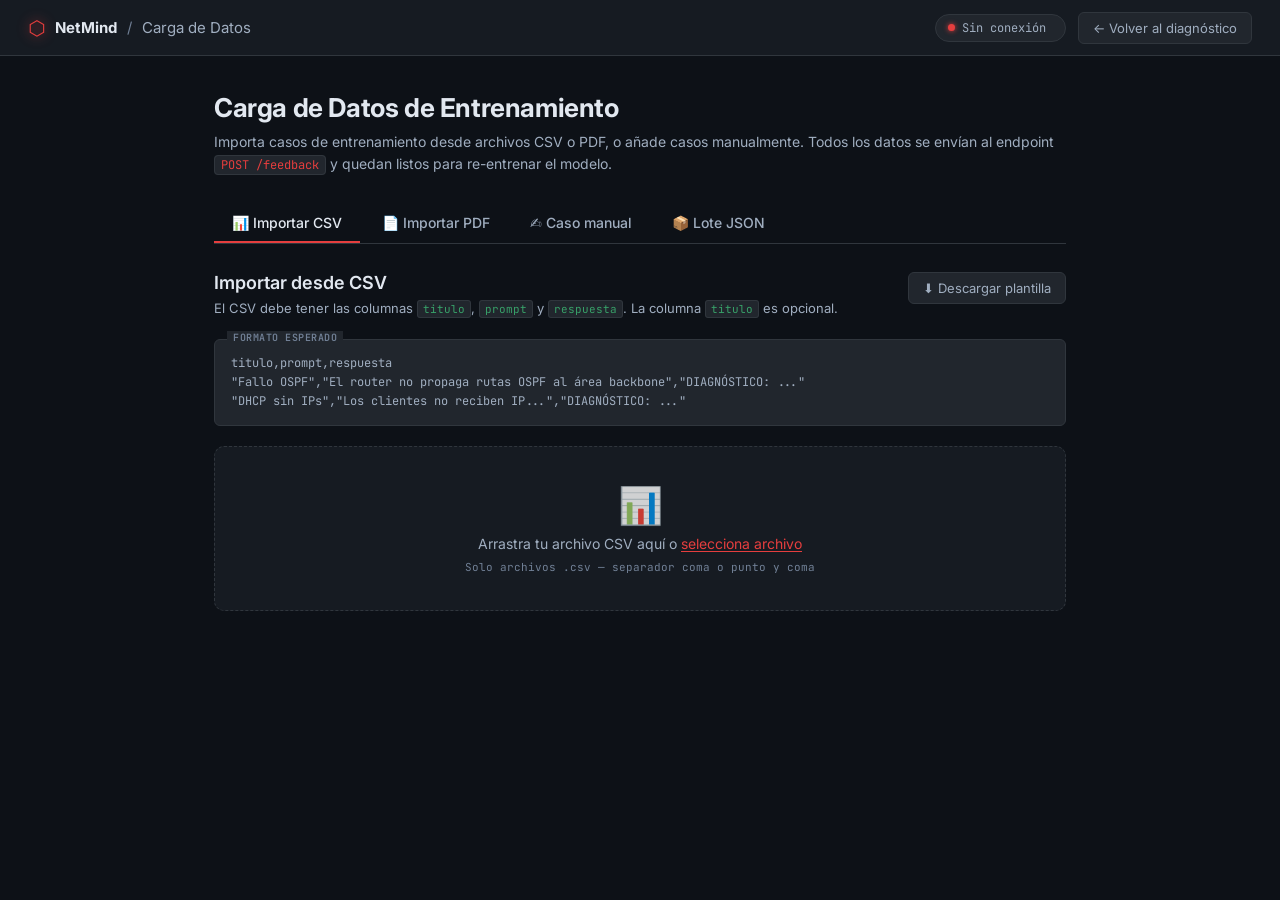
<file: grafica/upload.html>
<!DOCTYPE html>
<html lang="es">
<head>
  <meta charset="UTF-8" />
  <meta name="viewport" content="width=device-width, initial-scale=1.0" />
  <title>NetMind — Carga de Datos de Entrenamiento</title>
  <link rel="preconnect" href="https://fonts.googleapis.com" />
  <link rel="preconnect" href="https://fonts.gstatic.com" crossorigin />
  <link href="https://fonts.googleapis.com/css2?family=Inter:wght@300;400;500;600;700&family=JetBrains+Mono:wght@400;500;600&display=swap" rel="stylesheet" />
  <link rel="stylesheet" href="upload-styles.css" />
</head>
<body>

  <!-- TOPBAR -->
  <header class="topbar">
    <div class="topbar-left">
      <span class="logo-icon">⬡</span>
      <span class="logo-text">NetMind</span>
      <span class="topbar-sep">/</span>
      <span class="topbar-section">Carga de Datos</span>
    </div>
    <div class="topbar-right">
      <div class="server-pill" id="serverPill">
        <span class="pill-dot" id="pillDot"></span>
        <span id="pillLabel">Verificando...</span>
        <span class="pill-cases" id="pillCases"></span>
      </div>
      <a href="index.html" class="btn-back">← Volver al diagnóstico</a>
    </div>
  </header>

  <!-- MAIN -->
  <main class="page">

    <div class="page-intro">
      <h1>Carga de Datos de Entrenamiento</h1>
      <p>Importa casos de entrenamiento desde archivos CSV o PDF, o añade casos manualmente. Todos los datos se envían al endpoint <code>POST /feedback</code> y quedan listos para re-entrenar el modelo.</p>
    </div>

    <!-- TABS -->
    <div class="tabs">
      <button class="tab active" data-tab="csv">📊 Importar CSV</button>
      <button class="tab" data-tab="pdf">📄 Importar PDF</button>
      <button class="tab" data-tab="manual">✍️ Caso manual</button>
      <button class="tab" data-tab="batch">📦 Lote JSON</button>
    </div>

    <!-- ── TAB: CSV ── -->
    <section class="tab-panel active" id="tab-csv">
      <div class="panel-header">
        <div>
          <h2>Importar desde CSV</h2>
          <p>El CSV debe tener las columnas <code>titulo</code>, <code>prompt</code> y <code>respuesta</code>. La columna <code>titulo</code> es opcional.</p>
        </div>
        <a class="btn-ghost" id="btnDownloadTemplate" download="plantilla_netmind.csv">⬇ Descargar plantilla</a>
      </div>

      <div class="format-box">
        <span class="format-label">Formato esperado</span>
        <pre>titulo,prompt,respuesta
"Fallo OSPF","El router no propaga rutas OSPF al área backbone","DIAGNÓSTICO: ..."
"DHCP sin IPs","Los clientes no reciben IP...","DIAGNÓSTICO: ..."</pre>
      </div>

      <div class="dropzone" id="dropzoneCSV">
        <input type="file" id="fileCSV" accept=".csv,text/csv" hidden />
        <div class="dz-inner" id="dzCSVInner">
          <div class="dz-icon">📊</div>
          <div class="dz-text">Arrastra tu archivo CSV aquí o
            <button type="button" class="link-btn" onclick="document.getElementById('fileCSV').click()">selecciona archivo</button>
          </div>
          <div class="dz-hint">Solo archivos .csv — separador coma o punto y coma</div>
        </div>
        <div class="dz-loaded hidden" id="dzCSVLoaded">
          <div class="dz-file-info">
            <span class="dz-file-icon">📊</span>
            <div>
              <div class="dz-file-name" id="csvFileName">—</div>
              <div class="dz-file-meta" id="csvFileMeta">—</div>
            </div>
            <button class="dz-remove" id="csvRemove">✕</button>
          </div>
        </div>
      </div>

      <!-- PREVIEW TABLE -->
      <div class="preview-wrap hidden" id="csvPreviewWrap">
        <div class="preview-header">
          <span class="preview-title">Vista previa — <span id="csvRowCount">0</span> casos encontrados</span>
          <div class="preview-actions">
            <button class="btn-ghost" id="btnCSVSelectAll">Seleccionar todos</button>
            <button class="btn-ghost" id="btnCSVDeselectAll">Deseleccionar</button>
          </div>
        </div>
        <div class="table-wrap">
          <table class="data-table" id="csvTable">
            <thead>
              <tr>
                <th class="col-check"><input type="checkbox" id="csvCheckAll" /></th>
                <th>Título</th>
                <th>Prompt</th>
                <th>Respuesta</th>
                <th>Estado</th>
              </tr>
            </thead>
            <tbody id="csvTbody"></tbody>
          </table>
        </div>
        <div class="panel-footer">
          <span class="selected-count" id="csvSelectedCount">0 seleccionados</span>
          <button class="btn-primary" id="btnSendCSV">
            <span class="btn-text">Enviar seleccionados al modelo</span>
            <span class="btn-loader hidden"></span>
          </button>
        </div>
      </div>
    </section>

    <!-- ── TAB: PDF ── -->
    <section class="tab-panel hidden" id="tab-pdf">
      <div class="panel-header">
        <div>
          <h2>Importar desde PDF</h2>
          <p>Sube un PDF con casos de red. El sistema extrae el texto y lo prepara como casos individuales para que los revises antes de enviar.</p>
        </div>
      </div>

      <div class="info-banner">
        <span class="info-icon">ℹ️</span>
        <span>El PDF se envía al servidor <strong>para procesarlo con pdfplumber</strong>. Asegúrate de que el servidor esté activo. El texto extraído se dividirá en casos usando separadores <code>---</code> o doble salto de línea.</span>
      </div>

      <div class="dropzone" id="dropzonePDF">
        <input type="file" id="filePDF" accept=".pdf,application/pdf" hidden />
        <div class="dz-inner" id="dzPDFInner">
          <div class="dz-icon">📄</div>
          <div class="dz-text">Arrastra tu archivo PDF aquí o
            <button type="button" class="link-btn" onclick="document.getElementById('filePDF').click()">selecciona archivo</button>
          </div>
          <div class="dz-hint">Solo archivos .pdf — máx. 20 MB</div>
        </div>
        <div class="dz-loaded hidden" id="dzPDFLoaded">
          <div class="dz-file-info">
            <span class="dz-file-icon">📄</span>
            <div>
              <div class="dz-file-name" id="pdfFileName">—</div>
              <div class="dz-file-meta" id="pdfFileMeta">—</div>
            </div>
            <button class="dz-remove" id="pdfRemove">✕</button>
          </div>
        </div>
      </div>

      <div class="pdf-config hidden" id="pdfConfig">
        <div class="config-row">
          <label class="config-label">Título base para los casos extraídos</label>
          <input type="text" id="pdfTituloBase" class="field-input" placeholder="Ej: Manual Cisco IOS — Caso" />
        </div>
        <div class="config-row">
          <label class="config-label">Separador de casos en el PDF</label>
          <select id="pdfSeparator" class="field-select">
            <option value="---">Triple guión: ---</option>
            <option value="\n\n">Doble salto de línea</option>
            <option value="Caso">Palabra "Caso"</option>
            <option value="custom">Personalizado...</option>
          </select>
          <input type="text" id="pdfSepCustom" class="field-input hidden" placeholder="Escribe el separador..." />
        </div>
        <button class="btn-primary btn-outline" id="btnExtractPDF">
          <span class="btn-text">Extraer texto del PDF</span>
          <span class="btn-loader hidden"></span>
        </button>
      </div>

      <!-- CASOS EXTRAÍDOS -->
      <div class="extracted-wrap hidden" id="pdfExtractedWrap">
        <div class="preview-header">
          <span class="preview-title">Casos extraídos — <span id="pdfCaseCount">0</span> encontrados</span>
          <div class="preview-actions">
            <button class="btn-ghost" id="btnPDFSelectAll">Seleccionar todos</button>
            <button class="btn-ghost" id="btnPDFDeselectAll">Deseleccionar</button>
          </div>
        </div>
        <div id="pdfCasesContainer"></div>
        <div class="panel-footer">
          <span class="selected-count" id="pdfSelectedCount">0 seleccionados</span>
          <button class="btn-primary" id="btnSendPDF">
            <span class="btn-text">Enviar seleccionados al modelo</span>
            <span class="btn-loader hidden"></span>
          </button>
        </div>
      </div>
    </section>

    <!-- ── TAB: MANUAL ── -->
    <section class="tab-panel hidden" id="tab-manual">
      <div class="panel-header">
        <div>
          <h2>Añadir caso manualmente</h2>
          <p>Escribe un caso de entrenamiento directamente. Útil para corregir respuestas incorrectas del modelo.</p>
        </div>
      </div>

      <div class="manual-form">
        <div class="field-group">
          <label class="field-label" for="manualTitulo">Título del caso <span class="optional">(opcional)</span></label>
          <input type="text" id="manualTitulo" class="field-input" placeholder="Ej: Native VLAN Mismatch en trunk Cisco" />
        </div>

        <div class="field-group">
          <label class="field-label" for="manualPrompt">Prompt — descripción del problema <span class="required">*</span></label>
          <textarea id="manualPrompt" class="field-textarea" rows="4"
            placeholder="Ej: Desajuste de VLAN nativa en enlace troncal 802.1Q entre switches Cisco. Aparece alerta CDP en consola y hay pérdida de paquetes en la VLAN nativa."></textarea>
          <div class="char-counter"><span id="promptChars">0</span> / 1000</div>
        </div>

        <div class="field-group">
          <label class="field-label" for="manualRespuesta">Respuesta correcta — Diagnóstico + Causas + Solución <span class="required">*</span></label>
          <textarea id="manualRespuesta" class="field-textarea" rows="12"
            placeholder="DIAGNÓSTICO: ...&#10;&#10;CAUSAS PROBABLES:&#10;1. ...&#10;2. ...&#10;&#10;SOLUCIÓN - Cisco IOS:&#10;interface GigabitEthernet0/1&#10; switchport trunk native vlan 99&#10;&#10;VERIFICACIÓN:&#10;show interfaces trunk"></textarea>
          <div class="char-counter"><span id="respChars">0</span> caracteres</div>
        </div>

        <div class="manual-footer">
          <div class="manual-tips">
            <strong>💡 Formato recomendado para la respuesta:</strong>
            <code>DIAGNÓSTICO:</code> → <code>CAUSAS PROBABLES:</code> → <code>SOLUCIÓN - [plataforma]:</code> → <code>VERIFICACIÓN:</code>
          </div>
          <div class="manual-actions">
            <button class="btn-ghost" id="btnManualClear">Limpiar</button>
            <button class="btn-primary" id="btnManualSend">
              <span class="btn-text">Guardar en dataset</span>
              <span class="btn-loader hidden"></span>
            </button>
          </div>
        </div>

        <div class="result-inline hidden" id="manualResult"></div>
      </div>
    </section>

    <!-- ── TAB: BATCH JSON ── -->
    <section class="tab-panel hidden" id="tab-batch">
      <div class="panel-header">
        <div>
          <h2>Importar lote JSON</h2>
          <p>Pega o sube un array JSON con múltiples casos. Cada objeto debe tener <code>prompt</code> y <code>respuesta</code>. El campo <code>titulo</code> es opcional.</p>
        </div>
      </div>

      <div class="format-box">
        <span class="format-label">Formato esperado</span>
        <pre>[
  {
    "titulo": "Fallo OSPF",
    "prompt": "El router no propaga rutas OSPF al área backbone",
    "respuesta": "DIAGNÓSTICO: ..."
  },
  {
    "prompt": "Los clientes no reciben IP del DHCP",
    "respuesta": "DIAGNÓSTICO: ..."
  }
]</pre>
      </div>

      <div class="field-group">
        <label class="field-label">Pegar JSON</label>
        <textarea id="batchJSON" class="field-textarea field-mono" rows="12" placeholder='[&#10;  { "prompt": "...", "respuesta": "..." }&#10;]'></textarea>
      </div>

      <div class="batch-or">
        <span>— o cargar desde archivo —</span>
      </div>

      <div class="dropzone dz-compact" id="dropzoneBatch">
        <input type="file" id="fileBatch" accept=".json,application/json" hidden />
        <div class="dz-inner" id="dzBatchInner">
          <span class="dz-icon-sm">📦</span>
          <span class="dz-text">Arrastra un .json o
            <button type="button" class="link-btn" onclick="document.getElementById('fileBatch').click()">selecciona archivo</button>
          </span>
        </div>
        <div class="dz-loaded hidden" id="dzBatchLoaded">
          <span class="dz-file-icon">📦</span>
          <span class="dz-file-name" id="batchFileName">—</span>
          <button class="dz-remove" id="batchRemove">✕</button>
        </div>
      </div>

      <div class="batch-validate hidden" id="batchValidate">
        <div class="validate-row">
          <span class="validate-icon" id="validateIcon">—</span>
          <span id="validateMsg">—</span>
        </div>
      </div>

      <div class="panel-footer" style="margin-top:24px;">
        <button class="btn-ghost" id="btnValidateBatch">Validar JSON</button>
        <button class="btn-primary" id="btnSendBatch" disabled>
          <span class="btn-text">Enviar todos al modelo</span>
          <span class="btn-loader hidden"></span>
        </button>
      </div>

      <div class="result-inline hidden" id="batchResult"></div>
    </section>

    <!-- PROGRESS LOG -->
    <div class="log-panel hidden" id="logPanel">
      <div class="log-header">
        <span class="log-title">📋 Registro de envíos</span>
        <button class="btn-ghost btn-sm" id="btnClearLog">Limpiar</button>
      </div>
      <div class="log-body" id="logBody"></div>
    </div>

    <!-- TRAIN TRIGGER -->
    <div class="train-banner" id="trainBanner" style="display:none">
      <div class="train-banner-text">
        <strong>🧠 Tienes casos nuevos sin entrenar.</strong>
        <span id="trainBannerCount"></span>
      </div>
      <button class="btn-primary btn-amber" id="btnTrainFromUpload">
        <span class="btn-text">Re-entrenar ahora</span>
        <span class="btn-loader hidden"></span>
      </button>
    </div>

  </main>

  <script src="upload-app.js"></script>
</body>
</html>
</file>
<file: grafica/upload-styles.css>
/* ─── TOKENS ─────────────────────────────────────────── */
:root {
  --bg:          #0D1117;
  --surface-1:   #161B22;
  --surface-2:   #21262D;
  --surface-3:   #30363D;
  --border:      #30363D;
  --border-soft: #21262D;

  --red:      #E53E3E;
  --red-dim:  #7B1A1A;
  --red-glow: rgba(229,62,62,0.15);
  --green:    #38A169;
  --green-dim:#1C4532;
  --amber:    #D69E2E;
  --amber-dim:#5C3A00;
  --blue:     #4299E1;
  --blue-dim: #1A365D;

  --text-1: #E2E8F0;
  --text-2: #A0AEC0;
  --text-3: #718096;

  --font-ui:   'Inter', system-ui, sans-serif;
  --font-mono: 'JetBrains Mono', monospace;
  --radius:    10px;
  --radius-sm: 6px;
  --t: 0.18s ease;
}

/* ─── RESET ──────────────────────────────────────────── */
*, *::before, *::after { box-sizing: border-box; margin: 0; padding: 0; }
html { scroll-behavior: smooth; }
body {
  font-family: var(--font-ui);
  background: var(--bg);
  color: var(--text-1);
  min-height: 100vh;
}
::-webkit-scrollbar { width: 6px; }
::-webkit-scrollbar-track { background: transparent; }
::-webkit-scrollbar-thumb { background: var(--surface-3); border-radius: 3px; }

/* ─── TOPBAR ──────────────────────────────────────────── */
.topbar {
  position: sticky;
  top: 0;
  z-index: 100;
  display: flex;
  align-items: center;
  justify-content: space-between;
  padding: 0 28px;
  height: 56px;
  background: var(--surface-1);
  border-bottom: 1px solid var(--border);
}
.topbar-left {
  display: flex;
  align-items: center;
  gap: 10px;
  font-size: 15px;
}
.logo-icon  { font-size: 20px; color: var(--red); filter: drop-shadow(0 0 6px var(--red)); }
.logo-text  { font-weight: 700; color: var(--text-1); }
.topbar-sep { color: var(--text-3); }
.topbar-section { color: var(--text-2); font-weight: 400; }
.topbar-right { display: flex; align-items: center; gap: 12px; }

.server-pill {
  display: flex;
  align-items: center;
  gap: 7px;
  padding: 5px 12px;
  background: var(--surface-2);
  border: 1px solid var(--border);
  border-radius: 20px;
  font-size: 12px;
  font-family: var(--font-mono);
  color: var(--text-2);
}
.pill-dot {
  width: 7px; height: 7px;
  border-radius: 50%;
  background: var(--text-3);
  flex-shrink: 0;
}
.pill-dot.online  { background: var(--green); box-shadow: 0 0 5px var(--green); animation: pulse 2s infinite; }
.pill-dot.offline { background: var(--red);   box-shadow: 0 0 5px var(--red); }
@keyframes pulse { 0%,100%{opacity:1} 50%{opacity:.5} }
.pill-cases { color: var(--text-3); font-size: 11px; }

.btn-back {
  padding: 7px 14px;
  background: var(--surface-2);
  border: 1px solid var(--border);
  border-radius: var(--radius-sm);
  color: var(--text-2);
  font-size: 13px;
  text-decoration: none;
  transition: background var(--t), color var(--t);
}
.btn-back:hover { background: var(--surface-3); color: var(--text-1); }

/* ─── PAGE ───────────────────────────────────────────── */
.page {
  max-width: 900px;
  margin: 0 auto;
  padding: 36px 24px 80px;
}
.page-intro {
  margin-bottom: 28px;
}
.page-intro h1 {
  font-size: 26px;
  font-weight: 700;
  color: var(--text-1);
  letter-spacing: -0.4px;
  margin-bottom: 8px;
}
.page-intro p {
  font-size: 14px;
  color: var(--text-2);
  line-height: 1.6;
}
.page-intro code {
  font-family: var(--font-mono);
  font-size: 12px;
  background: var(--surface-2);
  border: 1px solid var(--border);
  padding: 1px 6px;
  border-radius: 4px;
  color: var(--red);
}

/* ─── TABS ───────────────────────────────────────────── */
.tabs {
  display: flex;
  gap: 4px;
  border-bottom: 1px solid var(--border);
  margin-bottom: 28px;
  overflow-x: auto;
}
.tab {
  padding: 10px 18px;
  background: transparent;
  border: none;
  color: var(--text-2);
  font-family: var(--font-ui);
  font-size: 14px;
  font-weight: 500;
  cursor: pointer;
  border-bottom: 2px solid transparent;
  white-space: nowrap;
  transition: color var(--t), border-color var(--t);
}
.tab:hover { color: var(--text-1); }
.tab.active { color: var(--text-1); border-bottom-color: var(--red); }

.tab-panel { display: none; }
.tab-panel.active { display: block; }

/* ─── PANEL HEADER ───────────────────────────────────── */
.panel-header {
  display: flex;
  align-items: flex-start;
  justify-content: space-between;
  gap: 16px;
  margin-bottom: 20px;
}
.panel-header h2 {
  font-size: 18px;
  font-weight: 600;
  color: var(--text-1);
  margin-bottom: 5px;
}
.panel-header p {
  font-size: 13px;
  color: var(--text-2);
  line-height: 1.6;
}
.panel-header code {
  font-family: var(--font-mono);
  font-size: 11px;
  background: var(--surface-2);
  border: 1px solid var(--border);
  padding: 1px 5px;
  border-radius: 3px;
  color: var(--green);
}

/* ─── FORMAT BOX ─────────────────────────────────────── */
.format-box {
  position: relative;
  background: var(--surface-2);
  border: 1px solid var(--border);
  border-radius: var(--radius-sm);
  padding: 14px 16px;
  margin-bottom: 20px;
}
.format-label {
  position: absolute;
  top: -9px; left: 12px;
  font-size: 10px;
  font-family: var(--font-mono);
  font-weight: 600;
  text-transform: uppercase;
  letter-spacing: 0.5px;
  color: var(--text-3);
  background: var(--surface-2);
  padding: 0 6px;
}
.format-box pre {
  font-family: var(--font-mono);
  font-size: 12px;
  color: var(--text-2);
  line-height: 1.6;
  overflow-x: auto;
}

/* ─── DROPZONE ───────────────────────────────────────── */
.dropzone {
  border: 1.5px dashed var(--border);
  border-radius: var(--radius);
  background: var(--surface-1);
  margin-bottom: 20px;
  transition: border-color var(--t), background var(--t);
  overflow: hidden;
}
.dropzone.dragover {
  border-color: var(--red);
  background: var(--red-glow);
}
.dz-inner {
  display: flex;
  flex-direction: column;
  align-items: center;
  justify-content: center;
  gap: 8px;
  padding: 36px 20px;
  cursor: pointer;
  text-align: center;
}
.dz-icon   { font-size: 36px; opacity: .8; }
.dz-text   { font-size: 14px; color: var(--text-2); }
.dz-hint   { font-size: 11px; color: var(--text-3); font-family: var(--font-mono); }
.dz-icon-sm { font-size: 20px; }

.dz-compact .dz-inner { flex-direction: row; gap: 10px; padding: 16px 20px; }

.dz-loaded { padding: 14px 18px; }
.dz-file-info {
  display: flex;
  align-items: center;
  gap: 12px;
}
.dz-file-icon { font-size: 24px; }
.dz-file-name { font-size: 14px; font-weight: 500; color: var(--text-1); }
.dz-file-meta { font-size: 12px; color: var(--text-3); font-family: var(--font-mono); margin-top: 2px; }
.dz-remove {
  margin-left: auto;
  width: 26px; height: 26px;
  background: var(--surface-3);
  border: 1px solid var(--border);
  border-radius: 50%;
  color: var(--text-2);
  font-size: 12px;
  cursor: pointer;
  display: flex; align-items: center; justify-content: center;
  transition: background var(--t);
  flex-shrink: 0;
}
.dz-remove:hover { background: var(--red-dim); color: #fff; }

.dz-compact .dz-loaded {
  display: flex;
  align-items: center;
  gap: 10px;
  padding: 12px 18px;
}
.dz-compact .dz-file-name { font-size: 13px; color: var(--text-1); flex: 1; }

/* ─── INFO BANNER ────────────────────────────────────── */
.info-banner {
  display: flex;
  gap: 10px;
  align-items: flex-start;
  background: var(--blue-dim);
  border: 1px solid var(--blue);
  border-radius: var(--radius-sm);
  padding: 12px 16px;
  font-size: 13px;
  color: var(--text-1);
  line-height: 1.6;
  margin-bottom: 20px;
}
.info-icon { font-size: 16px; flex-shrink: 0; margin-top: 1px; }
.info-banner strong { color: #fff; }
.info-banner code {
  font-family: var(--font-mono);
  font-size: 11px;
  background: rgba(255,255,255,0.1);
  padding: 1px 5px;
  border-radius: 3px;
}

/* ─── PDF CONFIG ─────────────────────────────────────── */
.pdf-config {
  background: var(--surface-1);
  border: 1px solid var(--border);
  border-radius: var(--radius);
  padding: 20px 22px;
  margin-bottom: 20px;
  display: flex;
  flex-direction: column;
  gap: 16px;
}
.config-row {
  display: flex;
  flex-direction: column;
  gap: 7px;
}
.config-label {
  font-size: 13px;
  font-weight: 500;
  color: var(--text-2);
}

/* ─── TABLE ──────────────────────────────────────────── */
.preview-wrap, .extracted-wrap {
  background: var(--surface-1);
  border: 1px solid var(--border);
  border-radius: var(--radius);
  overflow: hidden;
  margin-bottom: 20px;
}
.preview-header {
  display: flex;
  align-items: center;
  justify-content: space-between;
  padding: 12px 18px;
  background: var(--surface-2);
  border-bottom: 1px solid var(--border);
}
.preview-title {
  font-size: 13px;
  font-weight: 500;
  color: var(--text-2);
}
.preview-actions { display: flex; gap: 8px; }

.table-wrap { overflow-x: auto; }
.data-table {
  width: 100%;
  border-collapse: collapse;
  font-size: 13px;
}
.data-table th {
  padding: 10px 14px;
  text-align: left;
  font-size: 11px;
  font-weight: 600;
  color: var(--text-3);
  text-transform: uppercase;
  letter-spacing: 0.5px;
  background: var(--surface-2);
  border-bottom: 1px solid var(--border);
  white-space: nowrap;
}
.data-table td {
  padding: 10px 14px;
  color: var(--text-1);
  border-bottom: 1px solid var(--border-soft);
  vertical-align: top;
  max-width: 280px;
  overflow: hidden;
  text-overflow: ellipsis;
  white-space: nowrap;
}
.data-table tr:last-child td { border-bottom: none; }
.data-table tr:hover td { background: var(--surface-2); }
.data-table tr.row-sent td { opacity: 0.5; }
.col-check { width: 40px; }

.status-badge {
  display: inline-flex;
  align-items: center;
  gap: 4px;
  padding: 2px 8px;
  border-radius: 4px;
  font-size: 11px;
  font-weight: 600;
  font-family: var(--font-mono);
}
.status-badge.pending  { background: var(--surface-3); color: var(--text-3); }
.status-badge.ok       { background: var(--green-dim); color: var(--green); }
.status-badge.error    { background: var(--red-dim);   color: var(--red); }
.status-badge.sending  { background: var(--amber-dim); color: var(--amber); }

/* ─── EXTRACTED PDF CARDS ────────────────────────────── */
.case-card {
  border-bottom: 1px solid var(--border-soft);
  padding: 16px 20px;
  display: flex;
  gap: 14px;
  align-items: flex-start;
  transition: background var(--t);
}
.case-card:last-child { border-bottom: none; }
.case-card:hover { background: var(--surface-2); }
.case-card.selected { background: rgba(229,62,62,0.05); border-left: 3px solid var(--red); }
.case-card input[type=checkbox] { margin-top: 3px; flex-shrink: 0; }
.case-card-body { flex: 1; min-width: 0; }
.case-title {
  font-size: 13px;
  font-weight: 600;
  color: var(--text-1);
  margin-bottom: 6px;
}
.case-fields { display: flex; flex-direction: column; gap: 8px; }
.case-field label {
  font-size: 11px;
  font-weight: 600;
  color: var(--text-3);
  text-transform: uppercase;
  letter-spacing: 0.5px;
  display: block;
  margin-bottom: 3px;
}
.case-field textarea {
  width: 100%;
  background: var(--surface-2);
  border: 1px solid var(--border);
  border-radius: var(--radius-sm);
  color: var(--text-1);
  font-family: var(--font-ui);
  font-size: 13px;
  line-height: 1.5;
  padding: 8px 10px;
  resize: vertical;
  outline: none;
}
.case-field textarea:focus { border-color: var(--red); }
.case-status { margin-left: auto; flex-shrink: 0; }

/* ─── MANUAL FORM ────────────────────────────────────── */
.manual-form {
  background: var(--surface-1);
  border: 1px solid var(--border);
  border-radius: var(--radius);
  padding: 24px;
  display: flex;
  flex-direction: column;
  gap: 20px;
}
.char-counter {
  font-size: 11px;
  font-family: var(--font-mono);
  color: var(--text-3);
  text-align: right;
  margin-top: 4px;
}
.manual-footer {
  display: flex;
  align-items: center;
  justify-content: space-between;
  gap: 16px;
  flex-wrap: wrap;
}
.manual-tips {
  font-size: 12px;
  color: var(--text-3);
  flex: 1;
  min-width: 200px;
}
.manual-tips strong { color: var(--text-2); display: block; margin-bottom: 4px; }
.manual-tips code {
  font-family: var(--font-mono);
  font-size: 11px;
  background: var(--surface-2);
  border: 1px solid var(--border);
  padding: 1px 5px;
  border-radius: 3px;
  color: var(--amber);
}
.manual-actions { display: flex; gap: 8px; align-items: center; }

/* ─── BATCH VALIDATE ─────────────────────────────────── */
.batch-or {
  text-align: center;
  font-size: 12px;
  color: var(--text-3);
  margin: 8px 0;
}
.batch-validate {
  background: var(--surface-2);
  border: 1px solid var(--border);
  border-radius: var(--radius-sm);
  padding: 12px 16px;
  margin-bottom: 16px;
}
.validate-row {
  display: flex;
  align-items: center;
  gap: 10px;
  font-size: 13px;
}
.validate-icon { font-size: 16px; }

/* ─── FIELDS ─────────────────────────────────────────── */
.field-group { display: flex; flex-direction: column; gap: 7px; }
.field-label {
  font-size: 13px;
  font-weight: 500;
  color: var(--text-2);
}
.optional { color: var(--text-3); font-weight: 400; }
.required { color: var(--red); }

.field-input, .field-select {
  background: var(--surface-2);
  border: 1px solid var(--border);
  border-radius: var(--radius-sm);
  color: var(--text-1);
  font-family: var(--font-ui);
  font-size: 14px;
  padding: 9px 12px;
  outline: none;
  transition: border-color var(--t);
  width: 100%;
}
.field-input:focus, .field-select:focus { border-color: var(--red); }
.field-input::placeholder { color: var(--text-3); }
.field-select option { background: var(--surface-2); }

.field-textarea {
  background: var(--surface-2);
  border: 1px solid var(--border);
  border-radius: var(--radius-sm);
  color: var(--text-1);
  font-family: var(--font-ui);
  font-size: 14px;
  line-height: 1.6;
  padding: 12px 14px;
  resize: vertical;
  outline: none;
  transition: border-color var(--t);
  width: 100%;
}
.field-textarea:focus  { border-color: var(--red); }
.field-textarea::placeholder { color: var(--text-3); }
.field-mono { font-family: var(--font-mono); font-size: 13px; }

/* ─── BUTTONS ────────────────────────────────────────── */
.btn-primary {
  display: inline-flex;
  align-items: center;
  gap: 8px;
  padding: 9px 20px;
  background: var(--red);
  color: #fff;
  border: none;
  border-radius: var(--radius-sm);
  font-family: var(--font-ui);
  font-size: 14px;
  font-weight: 600;
  cursor: pointer;
  transition: background var(--t), opacity var(--t);
  white-space: nowrap;
}
.btn-primary:hover    { background: #c53030; }
.btn-primary:disabled { opacity: .5; cursor: not-allowed; }
.btn-primary.btn-amber { background: var(--amber); color: #1a1a1a; }
.btn-primary.btn-amber:hover { background: #b7791f; color: #fff; }
.btn-primary.btn-outline {
  background: transparent;
  border: 1.5px solid var(--red);
  color: var(--red);
}
.btn-primary.btn-outline:hover { background: var(--red-glow); }

.btn-ghost {
  display: inline-flex;
  align-items: center;
  gap: 6px;
  padding: 7px 14px;
  background: var(--surface-2);
  border: 1px solid var(--border);
  border-radius: var(--radius-sm);
  color: var(--text-2);
  font-family: var(--font-ui);
  font-size: 13px;
  cursor: pointer;
  text-decoration: none;
  transition: background var(--t), color var(--t);
  white-space: nowrap;
}
.btn-ghost:hover { background: var(--surface-3); color: var(--text-1); }
.btn-sm { padding: 4px 10px; font-size: 12px; }

.link-btn {
  background: none;
  border: none;
  color: var(--red);
  cursor: pointer;
  font-family: inherit;
  font-size: inherit;
  padding: 0;
  text-decoration: underline;
  text-underline-offset: 2px;
}
.link-btn:hover { color: #fc8181; }

.btn-loader {
  width: 14px; height: 14px;
  border: 2px solid rgba(255,255,255,.3);
  border-top-color: #fff;
  border-radius: 50%;
  animation: spin .7s linear infinite;
}
@keyframes spin { to { transform: rotate(360deg); } }

/* ─── PANEL FOOTER ───────────────────────────────────── */
.panel-footer {
  display: flex;
  align-items: center;
  justify-content: space-between;
  padding: 14px 18px;
  background: var(--surface-2);
  border-top: 1px solid var(--border);
}
.selected-count {
  font-size: 13px;
  font-family: var(--font-mono);
  color: var(--text-3);
}

/* ─── RESULT INLINE ──────────────────────────────────── */
.result-inline {
  margin-top: 16px;
  padding: 14px 16px;
  border-radius: var(--radius-sm);
  font-size: 13px;
  line-height: 1.6;
  font-family: var(--font-mono);
  border: 1px solid var(--border);
  background: var(--surface-2);
}
.result-inline.ok    { border-color: var(--green); color: var(--green); background: var(--green-dim); }
.result-inline.error { border-color: var(--red);   color: var(--red);   background: var(--red-dim); }

/* ─── LOG PANEL ──────────────────────────────────────── */
.log-panel {
  margin-top: 32px;
  background: var(--surface-1);
  border: 1px solid var(--border);
  border-radius: var(--radius);
  overflow: hidden;
}
.log-header {
  display: flex;
  align-items: center;
  justify-content: space-between;
  padding: 12px 18px;
  background: var(--surface-2);
  border-bottom: 1px solid var(--border);
}
.log-title {
  font-size: 13px;
  font-weight: 500;
  color: var(--text-2);
}
.log-body {
  max-height: 240px;
  overflow-y: auto;
  padding: 4px 0;
}
.log-entry {
  display: flex;
  align-items: baseline;
  gap: 10px;
  padding: 6px 18px;
  font-size: 12px;
  font-family: var(--font-mono);
  border-bottom: 1px solid var(--border-soft);
}
.log-entry:last-child { border-bottom: none; }
.log-time { color: var(--text-3); flex-shrink: 0; }
.log-msg.ok    { color: var(--green); }
.log-msg.error { color: var(--red); }
.log-msg.info  { color: var(--text-2); }

/* ─── TRAIN BANNER ───────────────────────────────────── */
.train-banner {
  margin-top: 32px;
  display: flex;
  align-items: center;
  justify-content: space-between;
  gap: 16px;
  padding: 16px 20px;
  background: var(--amber-dim);
  border: 1px solid var(--amber);
  border-radius: var(--radius);
}
.train-banner-text { font-size: 14px; color: var(--text-1); line-height: 1.5; }
.train-banner-text strong { color: #fff; }
.train-banner-text span { display: block; font-size: 12px; color: var(--text-3); margin-top: 2px; }

/* ─── UTILITIES ──────────────────────────────────────── */
.hidden { display: none !important; }

/* ─── RESPONSIVE ─────────────────────────────────────── */
@media (max-width: 640px) {
  .topbar { padding: 0 16px; }
  .topbar-section { display: none; }
  .page { padding: 20px 16px 60px; }
  .panel-header { flex-direction: column; }
  .manual-footer { flex-direction: column; align-items: flex-start; }
  .panel-footer { flex-direction: column; gap: 10px; align-items: flex-start; }
  .train-banner { flex-direction: column; align-items: flex-start; }
}
</file>
